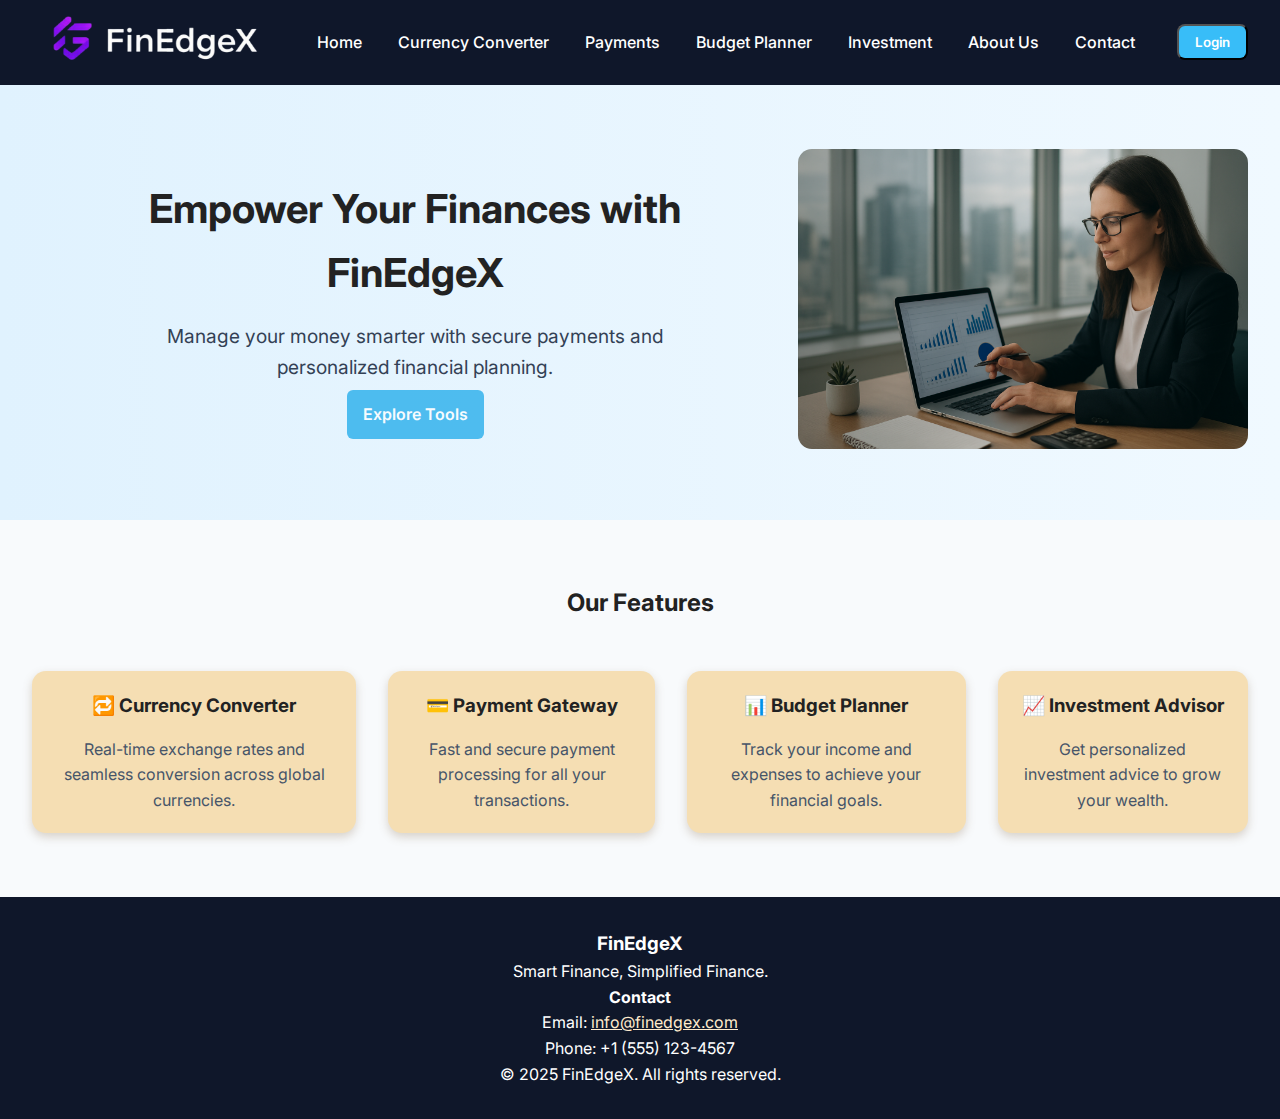
<file: index.html>
<!DOCTYPE html>
<html lang="en">
<head>
    <meta charset="UTF-8">
    <meta name="viewport" content="width=device-width, initial-scale=1.0">
    <title>FinEdgeX - Your Financial Edge</title>
    <link rel="stylesheet" href="style.css">
    <link href="https://fonts.googleapis.com/css2?family=Inter:wght@400;600;700&display=swap" rel="stylesheet">
    <link rel="icon" type="image/jpeg" href="logo.jpeg">
</head>
<body>
    <header class="navbar">
        <div class="logo">
            <img src="logo.png" alt="FinEdgeX">
        </div>
        <nav class="nav-links">
            <a href="index.html">Home</a>
            <a href="converter.html">Currency Converter</a>
            <a href="payment.html">Payments</a>
            <a href="budget.html">Budget Planner</a>
            <a href="investment.html">Investment</a>
            <a href="about.html">About Us</a>
            <a href="contact.html">Contact</a> 
        </nav>
        <button class="btn-login" onclick="window.location.href='login.html'">Login</button>
    </header>
    <section class="hero">
        <div class="hero-content">
            <h1>Empower Your Finances with FinEdgeX</h1>
            <p>Manage your money smarter with secure payments and personalized financial planning.</p>
            <a href="converter.html" class="btn-primary">Explore Tools</a>
        </div>
        <div class="hero-image">
            <img src="hero-page.png" alt="Financial Image">
        </div>
    </section>
    <section class="features">
        <h2>Our Features</h2>
        <div class="feature-cards">
            <div class="feature">
                <h3>🔁 Currency Converter</h3>
                <p>Real-time exchange rates and seamless conversion across global currencies.</p>
            </div>
            <div class="feature">
                <h3>💳 Payment Gateway</h3>
                <p>Fast and secure payment processing for all your transactions.</p>
            </div>
            <div class="feature">
                <h3>📊 Budget Planner</h3>
                <p>Track your income and expenses to achieve your financial goals.</p>
            </div>
            <div class="feature">
                <h3>📈 Investment Advisor</h3>
                <p>Get personalized investment advice to grow your wealth.</p>
            </div>
        </div>
    </section>
    <footer class="footer">
        <div class="footer-content">
         <div>
            <h3>FinEdgeX</h3>
            <p>Smart Finance, Simplified Finance.</p>
         </div>  
         <div>
            <h4>Contact</h4>
            <p >Email:
                <a href="mailto:info@finedgex.com" id="email">info@finedgex.com</a>
            </p>
            <p>Phone: +1 (555) 123-4567</p>
         </div>
         </div>
        <p class="footer-note">© 2025 FinEdgeX. All rights reserved.</p>
    </footer>
</body>
</html>
</file>
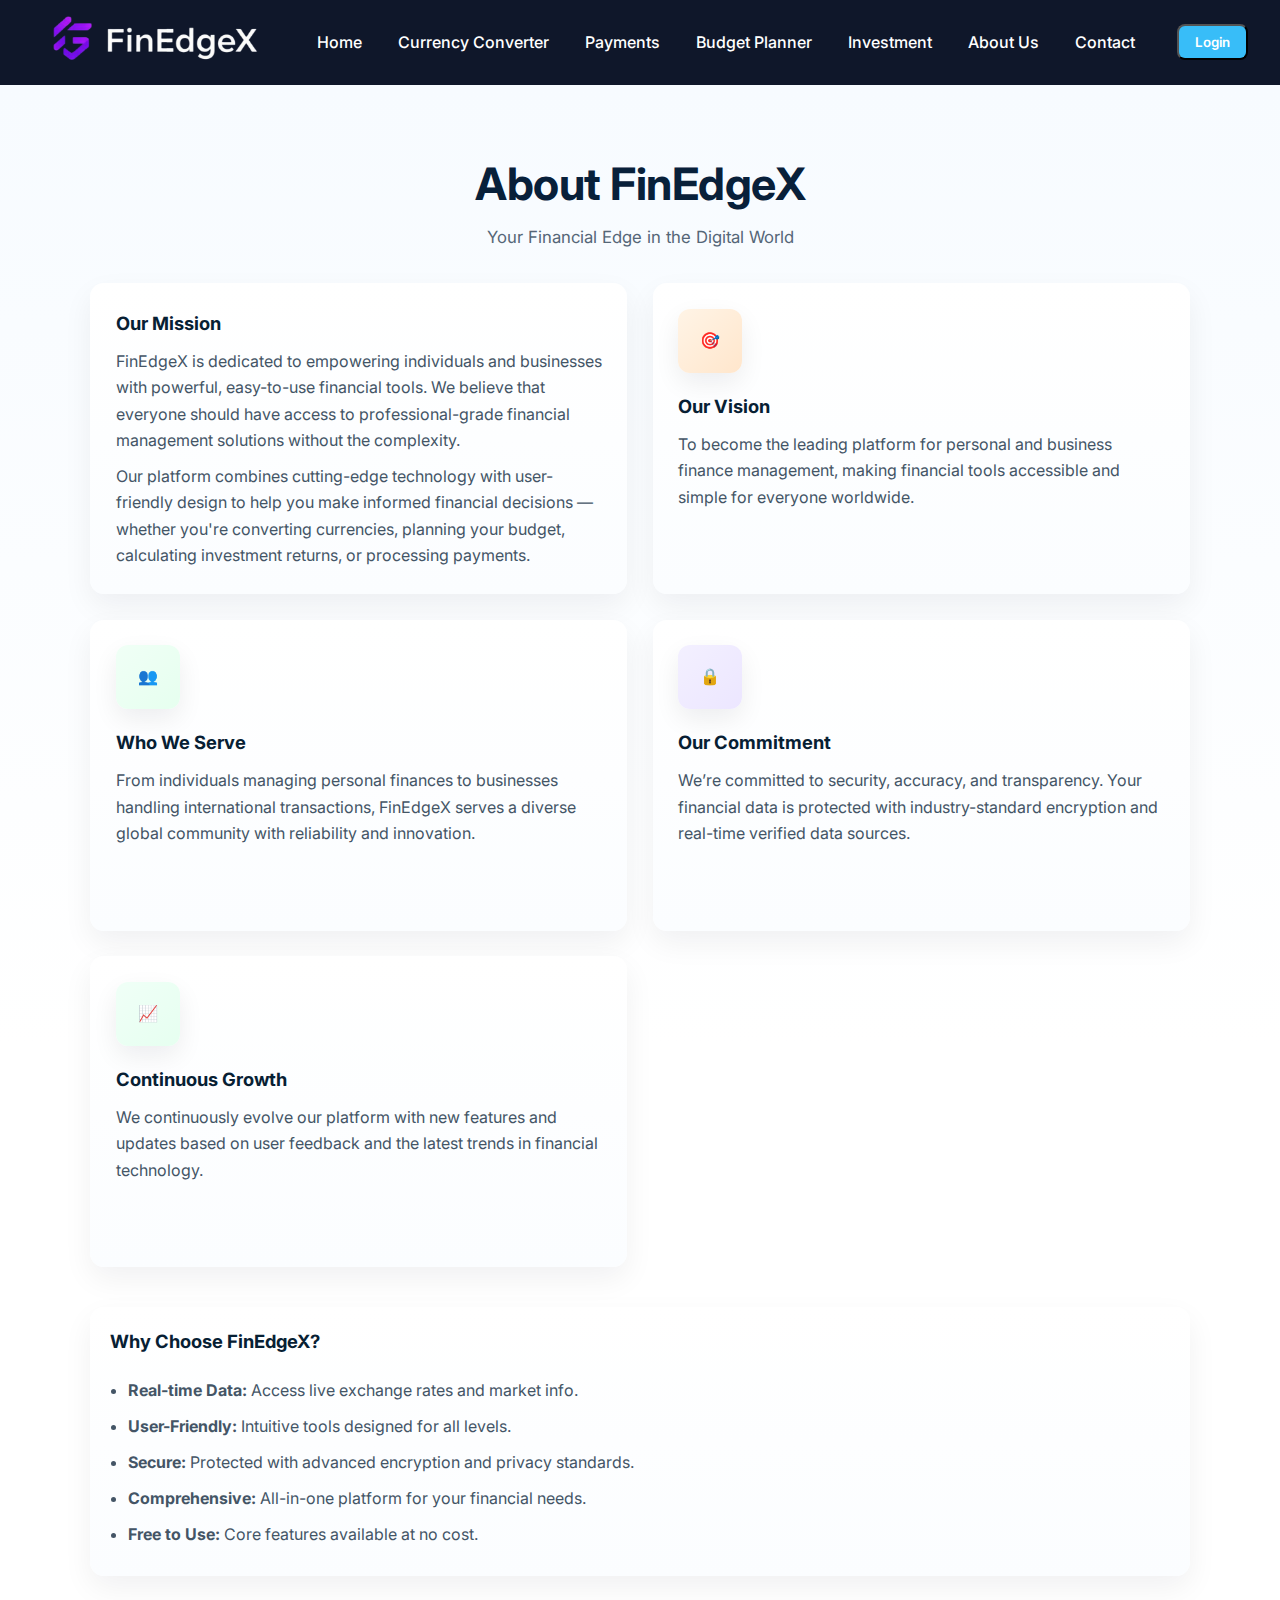
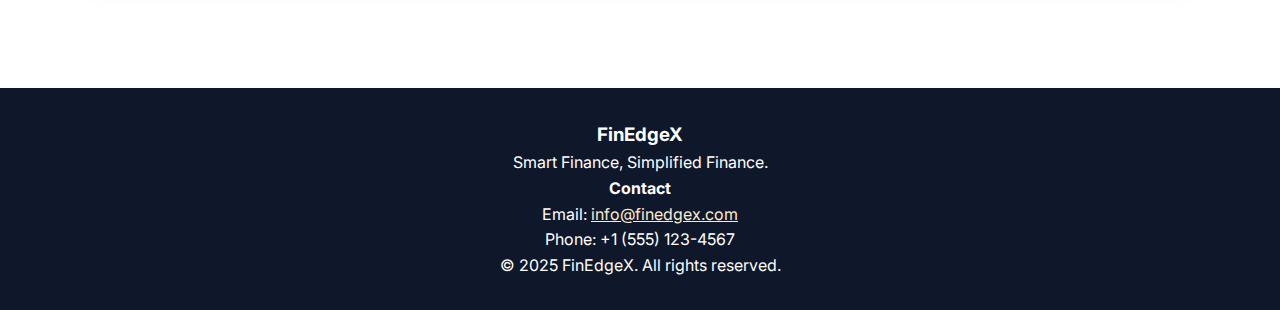
<file: about.html>
<!DOCTYPE html>
<html lang="en">
<head>
    <meta charset="UTF-8">
    <meta name="viewport" content="width=device-width, initial-scale=1.0">
    <title>About FinEdgeX</title>
    <link rel="stylesheet" href="style.css">
    <link href="https://fonts.googleapis.com/css2?family=Inter:wght@400;600;700&display=swap" rel="stylesheet">
    <link rel="icon" type="image/jpeg" href="logo.jpeg">
</head>
<body>
  <header class="navbar">
      <div class="logo">
          <img src="logo.png" alt="FinEdgeX">
      </div>
      <nav class="nav-links">
          <a href="index.html">Home</a>
          <a href="converter.html">Currency Converter</a>
          <a href="payment.html">Payments</a>
          <a href="budget.html">Budget Planner</a>
          <a href="investment.html">Investment</a>
          <a href="about.html">About Us</a>
          <a href="contact.html">Contact</a> 
      </nav>
      <button class="btn-login" onclick="window.location.href='login.html'">Login</button>
  </header>
  <section class="about">
    <h1>About FinEdgeX</h1>
    <p class="subtitle">Your Financial Edge in the Digital World</p>

    <div class="about-grid">
      <div class="about-card">
        <h2>Our Mission</h2>
        <p>
          FinEdgeX is dedicated to empowering individuals and businesses with powerful,
          easy-to-use financial tools. We believe that everyone should have access to
          professional-grade financial management solutions without the complexity.
        </p>
        <p>
          Our platform combines cutting-edge technology with user-friendly design to help
          you make informed financial decisions — whether you're converting currencies,
          planning your budget, calculating investment returns, or processing payments.
        </p>
      </div>

      <div class="about-card">
        <div class="icon">🎯</div>
        <h2>Our Vision</h2>
        <p>
          To become the leading platform for personal and business finance management,
          making financial tools accessible and simple for everyone worldwide.
        </p>
      </div>

      <div class="about-card">
        <div class="icon">👥</div>
        <h2>Who We Serve</h2>
        <p>
          From individuals managing personal finances to businesses handling international
          transactions, FinEdgeX serves a diverse global community with reliability and
          innovation.
        </p>
      </div>

      <div class="about-card">
        <div class="icon">🔒</div>
        <h2>Our Commitment</h2>
        <p>
          We’re committed to security, accuracy, and transparency. Your financial data is
          protected with industry-standard encryption and real-time verified data sources.
        </p>
      </div>

      <div class="about-card">
        <div class="icon">📈</div>
        <h2>Continuous Growth</h2>
        <p>
          We continuously evolve our platform with new features and updates based on user
          feedback and the latest trends in financial technology.
        </p>
      </div>
    </div>

    <div class="why-choose">
      <h2>Why Choose FinEdgeX?</h2>
      <ul>
        <li><strong>Real-time Data:</strong> Access live exchange rates and market info.</li>
        <li><strong>User-Friendly:</strong> Intuitive tools designed for all levels.</li>
        <li><strong>Secure:</strong> Protected with advanced encryption and privacy standards.</li>
        <li><strong>Comprehensive:</strong> All-in-one platform for your financial needs.</li>
        <li><strong>Free to Use:</strong> Core features available at no cost.</li>
      </ul>
    </div>
  </section>
  <footer class="footer">
        <div class="footer-content">
         <div>
            <h3>FinEdgeX</h3>
            <p>Smart Finance, Simplified Finance.</p>
         </div>  
         <div>
            <h4>Contact</h4>
            <p >Email:
                <a href="mailto:info@finedgex.com" id="email">info@finedgex.com</a>
            </p>
            <p>Phone: +1 (555) 123-4567</p>
         </div>
         </div>
        <p class="footer-note">© 2025 FinEdgeX. All rights reserved.</p>
    </footer>
</body>
</html>
</file>
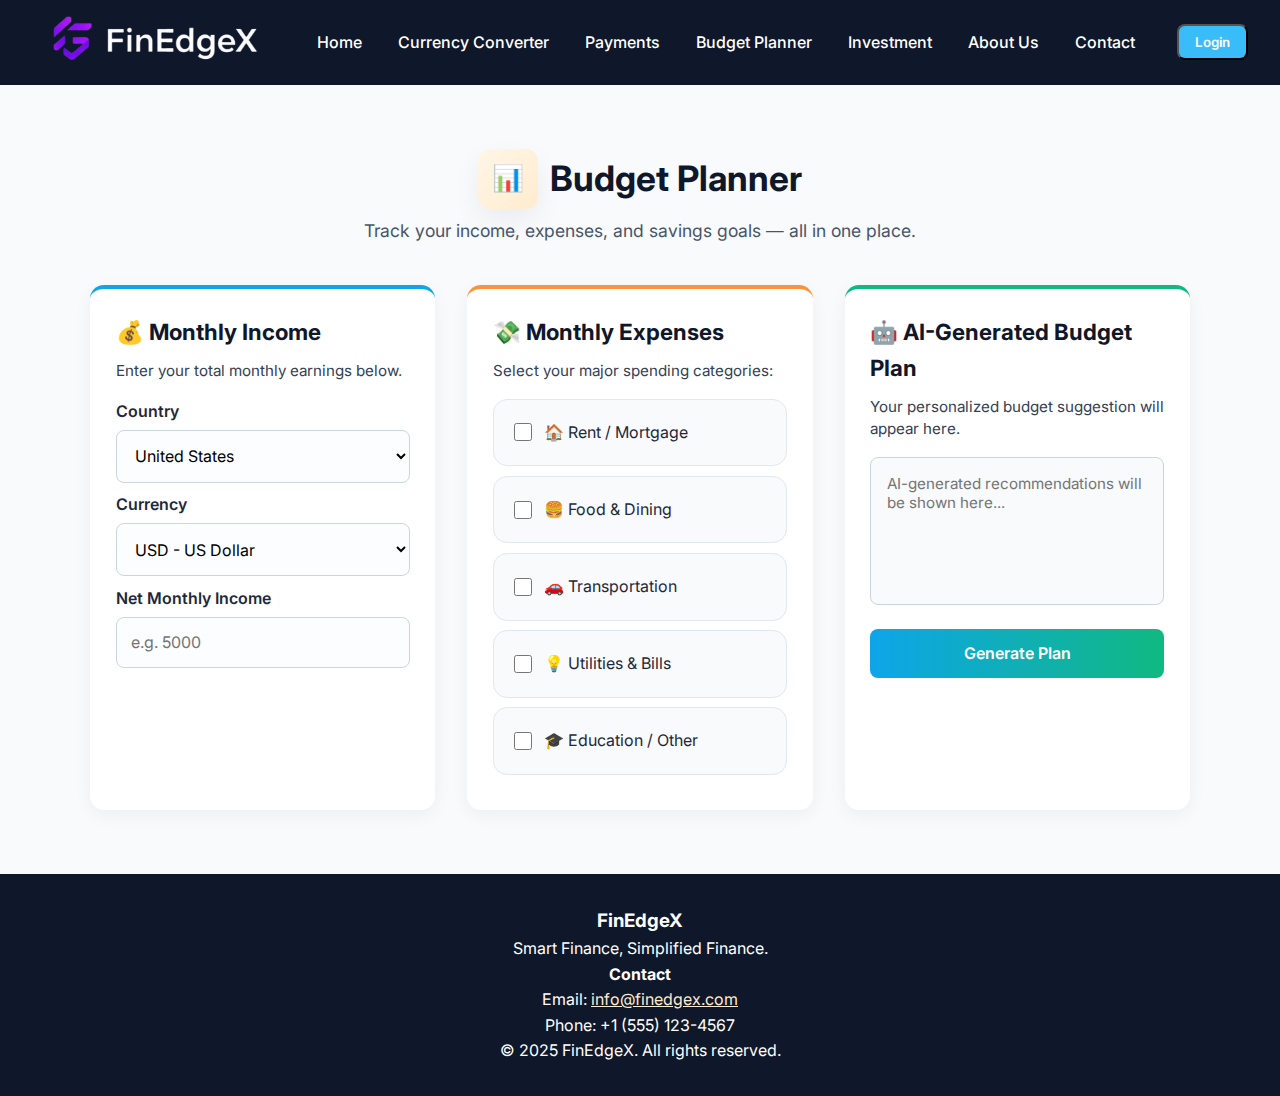
<file: budget.html>
<!DOCTYPE html>
<html lang="en">
<head>
    <meta charset="UTF-8">
    <meta name="viewport" content="width=device-width, initial-scale=1.0">
    <title>Smart Investment</title>
    <link rel="stylesheet" href="style.css">
     <link href="https://fonts.googleapis.com/css2?family=Inter:wght@400;600;700&display=swap" rel="stylesheet">
     <link rel="icon" type="image/jpeg" href="logo.jpeg">
</head>
<body>
    <header class="navbar">
        <div class="logo">
            <img src="logo.png" alt="FinEdgeX">
        </div>
        <nav class="nav-links">
            <a href="index.html">Home</a>
            <a href="converter.html">Currency Converter</a>
            <a href="payment.html">Payments</a>
            <a href="budget.html">Budget Planner</a>
            <a href="investment.html">Investment</a>
            <a href="about.html">About Us</a>
            <a href="contact.html">Contact</a> 
        </nav>
        <button class="btn-login" onclick="window.location.href='login.html'">Login</button>
    </header>    
    <section class="budget">
    <h1><span class="budget-icon" aria-hidden="true">📊</span><span class="budget-title">Budget Planner</span></h1>
    <p id="budget-description">Track your income, expenses, and savings goals — all in one place.</p>

    <div class="budget-container">
  <div class="budget-card income">
    <h2>💰 Monthly Income</h2>
    <p>Enter your total monthly earnings below.</p>

    <label for="country">Country</label>
    <select id="country" name="country">
      <option value="US">United States</option>
      <option value="IN">India</option>
      <option value="GB">United Kingdom</option>
      <option value="CA">Canada</option>
      <option value="AU">Australia</option>
      <option value="DE">Germany</option>
      <option value="FR">France</option>
      <option value="JP">Japan</option>
      <option value="CN">China</option>
      <option value="OTHER">Other</option>
    </select>

    <label for="currency">Currency</label>
    <select id="currency" name="currency">
      <option value="USD">USD - US Dollar</option>
      <option value="EUR">EUR - Euro</option>
      <option value="GBP">GBP - Pound Sterling</option>
      <option value="INR">INR - Indian Rupee</option>
      <option value="JPY">JPY - Japanese Yen</option>
    </select>

    <label for="income">Net Monthly Income</label>
    <input type="number" id="income" placeholder="e.g. 5000">
  </div>

  <div class="budget-card expenses">
    <h2>💸 Monthly Expenses</h2>
    <p>Select your major spending categories:</p>
    <div class="expense-options"> 
      <label class="expense-item"><input type="checkbox" value="Rent / Mortgage"><span class="expense-label">🏠 Rent / Mortgage</span></label>
      <label class="expense-item"><input type="checkbox" value="Food & Dining"><span class="expense-label">🍔 Food & Dining</span></label>
      <label class="expense-item"><input type="checkbox" value="Transportation"><span class="expense-label">🚗 Transportation</span></label>
      <label class="expense-item"><input type="checkbox" value="Utilities & Bills"><span class="expense-label">💡 Utilities & Bills</span></label>
      <label class="expense-item"><input type="checkbox" value="Education / Other"><span class="expense-label">🎓 Education / Other</span></label>

    </div>
  </div>

  <div class="budget-card ai-plan">
    <h2>🤖 AI-Generated Budget Plan</h2>
    <p>Your personalized budget suggestion will appear here.</p>
    <textarea id="aiPlan" rows="6" placeholder="AI-generated recommendations will be shown here..." readonly></textarea>
    <button class="btn-generate">Generate Plan</button>
  </div>
</div>
</section>

    <footer class="footer">
        <div class="footer-content" id="budget-footer">
         <div>
            <h3>FinEdgeX</h3>
            <p>Smart Finance, Simplified Finance.</p>
         </div>  
         <div>
            <h4>Contact</h4>
            <p >Email:
                <a href="mailto:info@finedgex.com" id="email">info@finedgex.com</a>
            </p>
            <p>Phone: +1 (555) 123-4567</p>
         </div>
         </div>
        <p class="footer-note">© 2025 FinEdgeX. All rights reserved.</p>
    </footer>
</body>
</html>
</file>
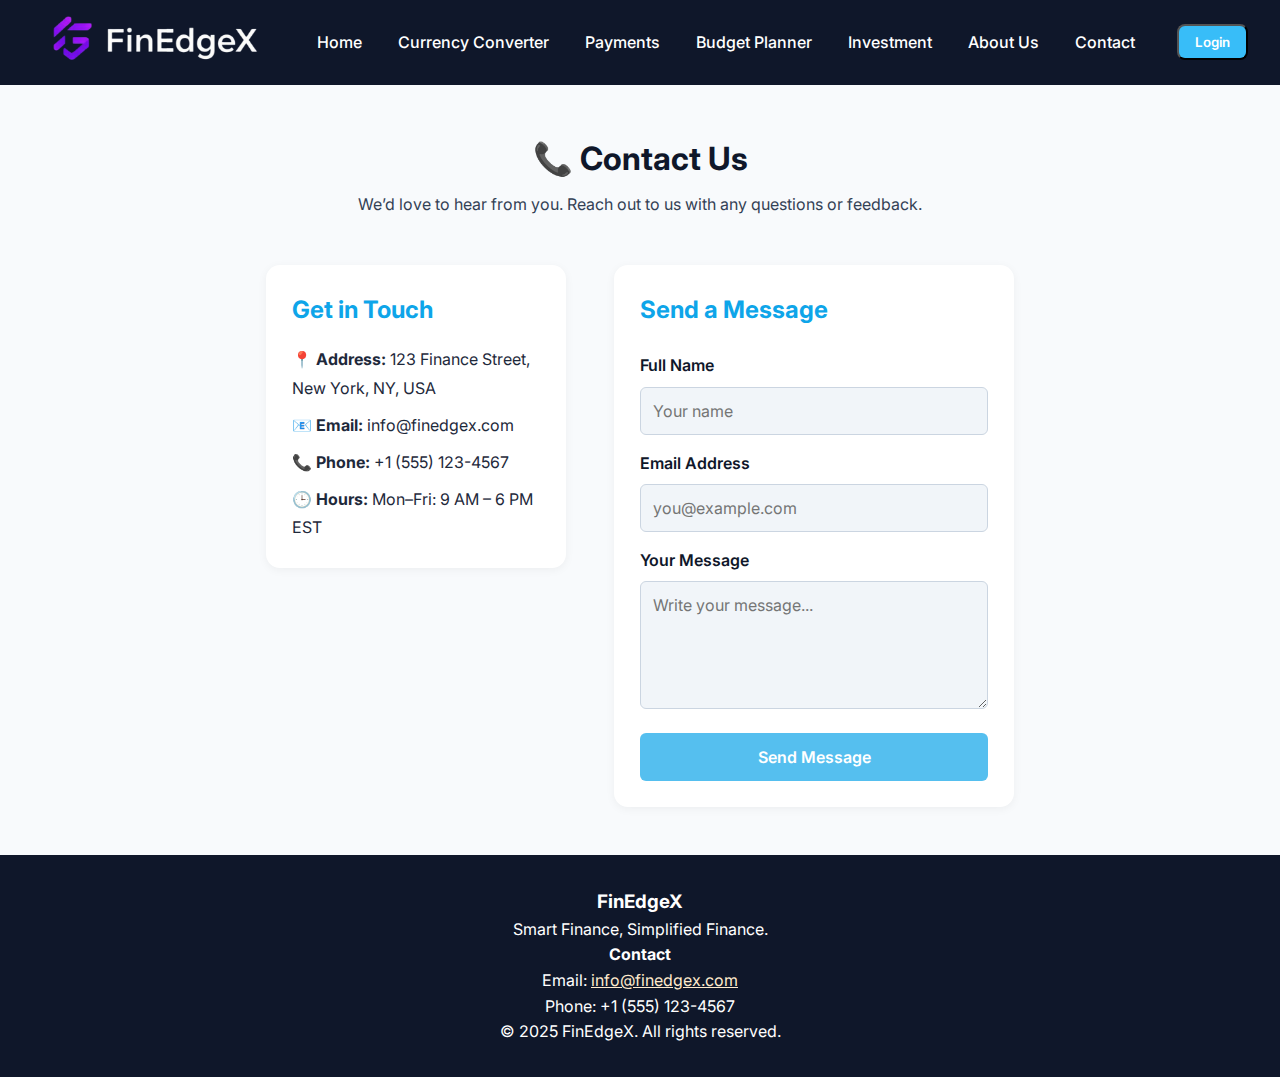
<file: contact.html>
<!DOCTYPE html>
<html lang="en">
<head>
    <meta charset="UTF-8">
    <meta name="viewport" content="width=device-width, initial-scale=1.0">
    <title>Contact Us</title>
    <link rel="stylesheet" href="style.css">
    <link href="https://fonts.googleapis.com/css2?family=Inter:wght@400;600;700&display=swap" rel="stylesheet">
    <link rel="icon" type="image/jpeg" href="logo.jpeg">
</head>
<body>
    <header class="navbar">
        <div class="logo">
            <img src="logo.png" alt="FinEdgeX">
        </div>
        <nav class="nav-links">
            <a href="index.html">Home</a>
            <a href="converter.html">Currency Converter</a>
            <a href="payment.html">Payments</a>
            <a href="budget.html">Budget Planner</a>
            <a href="investment.html">Investment</a>
            <a href="about.html">About Us</a>
            <a href="contact.html">Contact</a> 
        </nav>
        <button class="btn-login" onclick="window.location.href='login.html'">Login</button>
    </header>
      <section class="contact">
    <h1>📞 Contact Us</h1>
    <p>We’d love to hear from you. Reach out to us with any questions or feedback.</p>

    <div class="contact-container">
      <!-- Contact Info -->
      <div class="contact-info">
        <h2>Get in Touch</h2>
        <p><strong>📍 Address:</strong> 123 Finance Street, New York, NY, USA</p>
        <p><strong>📧 Email:</strong> info@finedgex.com</p>
        <p><strong>📞 Phone:</strong> +1 (555) 123-4567</p>
        <p><strong>🕒 Hours:</strong> Mon–Fri: 9 AM – 6 PM EST</p>
      </div>

      <!-- Contact Form -->
      <form class="contact-form">
        <h2>Send a Message</h2>
        <div class="form-group">
          <label for="name">Full Name</label>
          <input type="text" id="name" name="name" placeholder="Your name" required disabled>
        </div>

        <div class="form-group">
          <label for="email">Email Address</label>
          <input type="email" id="email" name="email" placeholder="you@example.com" required disabled>
        </div>

        <div class="form-group">
          <label for="message">Your Message</label>
          <textarea id="message" name="message" rows="5" placeholder="Write your message..." required disabled></textarea>
        </div>

        <button class="btn-primary" type="submit" disabled>Send Message</button>
      </form>
    </div>
  </section>

    <footer class="footer">
        <div class="footer-content">
         <div>
            <h3>FinEdgeX</h3>
            <p>Smart Finance, Simplified Finance.</p>
         </div>  
         <div>
            <h4>Contact</h4>
            <p >Email:
                <a href="mailto:info@finedgex.com" id="email">info@finedgex.com</a>
            </p>
            <p>Phone: +1 (555) 123-4567</p>
         </div>
         </div>
        <p class="footer-note">© 2025 FinEdgeX. All rights reserved.</p>
    </footer>
</body>
</html>
</file>
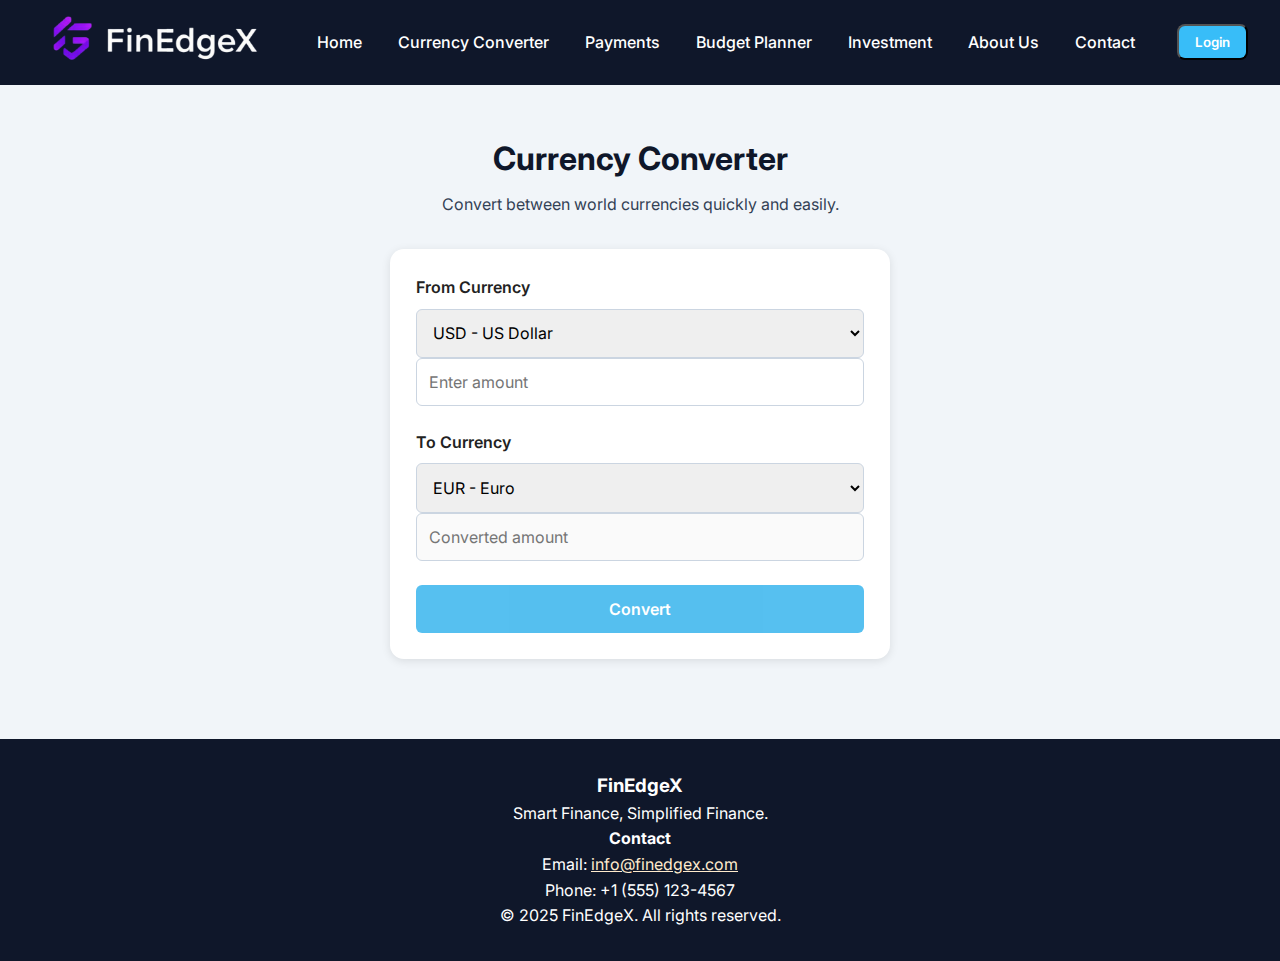
<file: converter.html>
<!DOCTYPE html>
<html lang="en">
<head>
    <meta charset="UTF-8">
    <meta name="viewport" content="width=device-width, initial-scale=1.0">
    <title>FinEdgeX - Currency Converter</title>
    <link rel="stylesheet" href="style.css">
    <link href="https://fonts.googleapis.com/css2?family=Inter:wght@400;600;700&display=swap" rel="stylesheet">
    <link rel="icon" type="image/jpeg" href="logo.jpeg">
</head>
<body>
     <header class="navbar">
        <div class="logo">
            <img src="logo.png" alt="FinEdgeX">
        </div>
        <nav class="nav-links">
            <a href="index.html">Home</a>
            <a href="converter.html">Currency Converter</a>
            <a href="payment.html">Payments</a>
            <a href="budget.html">Budget Planner</a>
            <a href="investment.html">Investment</a>
            <a href="about.html">About Us</a>
            <a href="contact.html">Contact</a> 
        </nav>
        <button class="btn-login" onclick="window.location.href='login.html'">Login</button>
    </header>
    <section class="converter">
        <h1>Currency Converter</h1>
        <p>Convert between world currencies quickly and easily.</p>
        <div class="converter-box">
            <div class="input-group">
                <label for="fromCurrency">From Currency</label>
                <select id="fromCurrency">
                <option>USD - US Dollar</option>
                <option>EUR - Euro</option>
                <option>GBP - British Pound</option>
                <option>INR - Indian Rupee</option>
                <option>JPY - Japanese Yen</option>
                <option>AUD - Australian Dollar</option>
                </select>
                <input type="number" placeholder="Enter amount">
            </div>

            <div class="input-group">
                <label for="toCurrency">To Currency</label>
                <select id="toCurrency">
                <option>EUR - Euro</option>
                <option>USD - US Dollar</option>
                <option>GBP - British Pound</option>
                <option>INR - Indian Rupee</option>
                <option>JPY - Japanese Yen</option>
                <option>AUD - Australian Dollar</option>
                </select>
                <input type="number" placeholder="Converted amount" disabled>
            </div>
            <button class="btn-primary">Convert</button>
        </div>
    </section>
    <footer class="footer">
        <div class="footer-content">
         <div>
            <h3>FinEdgeX</h3>
            <p>Smart Finance, Simplified Finance.</p>
         </div>  
         <div>
            <h4>Contact</h4>
            <p >Email:
                <a href="mailto:info@finedgex.com" id="email">info@finedgex.com</a>
            </p>
            <p>Phone: +1 (555) 123-4567</p>
         </div>
         </div>
        <p class="footer-note">© 2025 FinEdgeX. All rights reserved.</p>
    </footer>
</body>
</html>
</file>
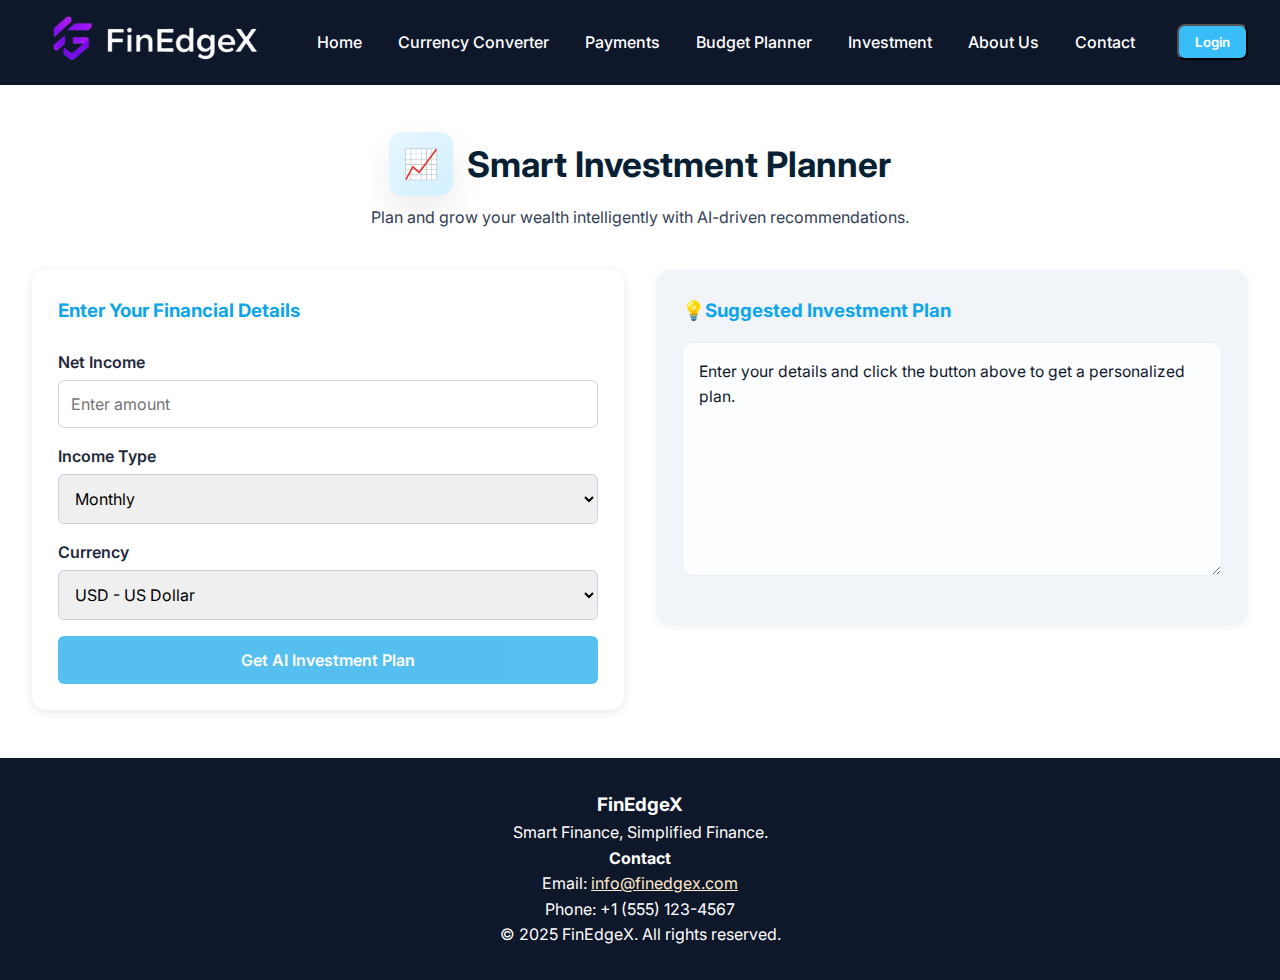
<file: investment.html>
<!DOCTYPE html>
<html lang="en">
<head>
    <meta charset="UTF-8">
    <meta name="viewport" content="width=device-width, initial-scale=1.0">
    <title>Smart Investment</title>
    <link rel="stylesheet" href="style.css">
    <link href="https://fonts.googleapis.com/css2?family=Inter:wght@400;600;700&display=swap" rel="stylesheet">
    <link rel="icon" type="image/jpeg" href="logo.jpeg">
</head>
<body>
     <header class="navbar">
        <div class="logo">
            <img src="logo.png" alt="FinEdgeX">
        </div>
        <nav class="nav-links">
            <a href="index.html">Home</a>
            <a href="converter.html">Currency Converter</a>
            <a href="payment.html">Payments</a>
            <a href="budget.html">Budget Planner</a>
            <a href="investment.html">Investment</a>
            <a href="about.html">About Us</a>
            <a href="contact.html">Contact</a> 
        </nav>
        <button class="btn-login" onclick="window.location.href='login.html'">Login</button>
    </header>
    <section class="investment">
    <h1><span class="section-icon" aria-hidden="true">📈</span><span class="section-title">Smart Investment Planner</span></h1>
    <p>Plan and grow your wealth intelligently with AI-driven recommendations.</p>

    <div class="investment-container">
      <!-- Input Form -->
      <div class="planner-form">
        <h3>Enter Your Financial Details</h3>
        <form id="investmentForm">
          <label>Net Income</label>
          <input type="number" id="income" placeholder="Enter amount" required>

          <label>Income Type</label>
          <select id="incomeType" required>
            <option value="monthly">Monthly</option>
            <option value="quarterly">Quarterly</option>
            <option value="annual">Annual</option>
          </select>

          <label>Currency</label>
          <select id="currency" required>
            <option value="USD">USD - US Dollar</option>
            <option value="EUR">EUR - Euro</option>
            <option value="GBP">GBP - Pound Sterling</option>
            <option value="INR">INR - Indian Rupee</option>
            <option value="JPY">JPY - Japanese Yen</option>
          </select>

          <button type="submit" class="btn-primary">Get AI Investment Plan</button>
        </form>
      </div>
      <div class="ai-results">
        <h3>💡Suggested Investment Plan</h3>
        <textarea id="aiPlan" class="ai-plan-textarea" rows="8" readonly placeholder="AI-generated plan will appear here...">Enter your details and click the button above to get a personalized plan.</textarea>
        
      </div>
    </div>
  </section>
  <footer class="footer">
        <div class="footer-content">
         <div>
            <h3>FinEdgeX</h3>
            <p>Smart Finance, Simplified Finance.</p>
         </div>  
         <div>
            <h4>Contact</h4>
            <p >Email:
                <a href="mailto:info@finedgex.com" id="email">info@finedgex.com</a>
            </p>
            <p>Phone: +1 (555) 123-4567</p>
         </div>
         </div>
        <p class="footer-note">© 2025 FinEdgeX. All rights reserved.</p>
    </footer>
</body>
</html>
</file>
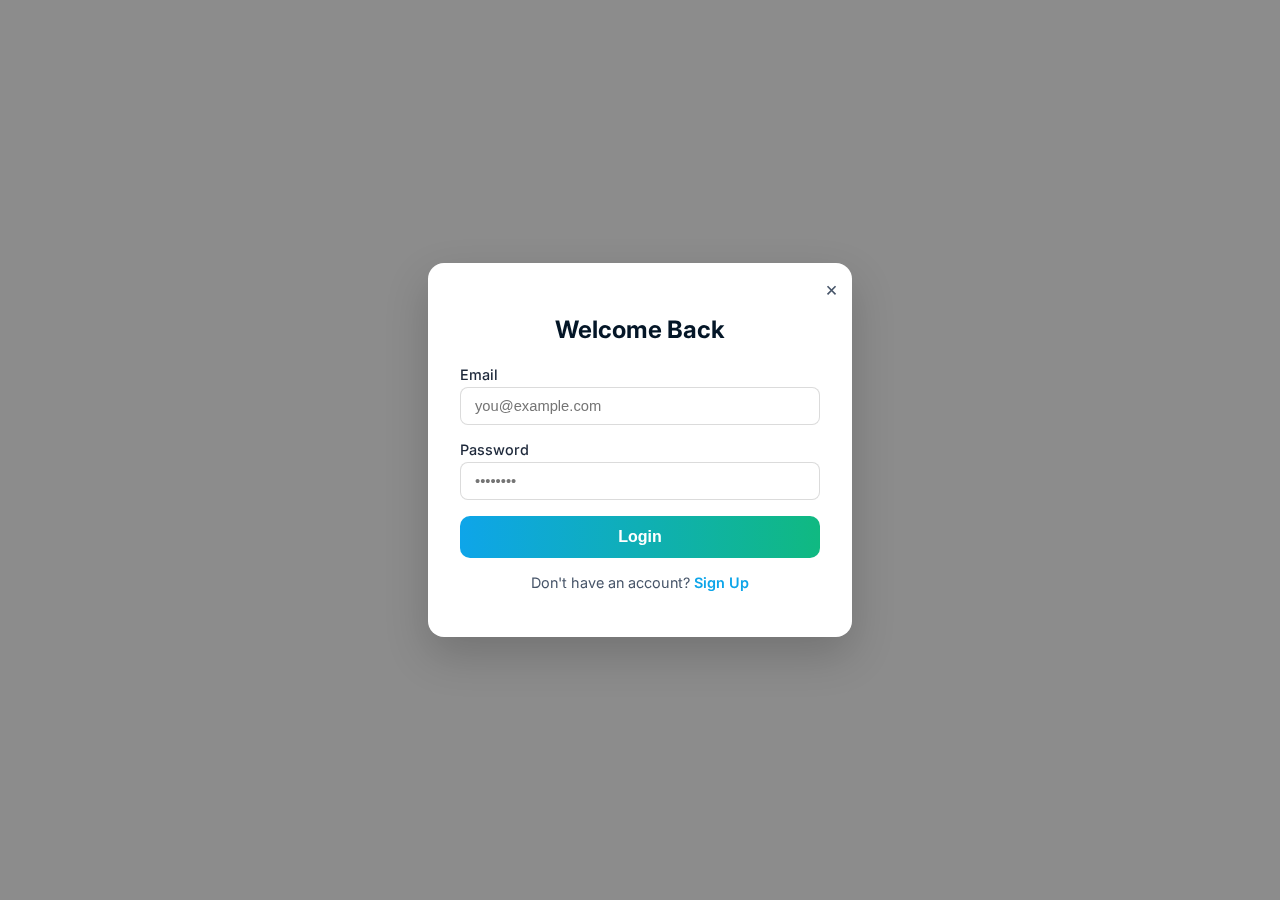
<file: login.html>
<!DOCTYPE html>
<html lang="en">
<head>
  <meta charset="UTF-8" />
  <meta name="viewport" content="width=device-width, initial-scale=1.0" />
  <title>FinEdgeX - Login</title>
  <link href="https://fonts.googleapis.com/css2?family=Inter:wght@400;600;700&display=swap" rel="stylesheet">
  <link rel="icon" type="image/jpeg" href="logo.jpeg">
  <style>
    body {
      margin: 0;
      font-family: "Inter", sans-serif;
      background: rgba(0, 0, 0, 0.45);
      backdrop-filter: blur(6px);
      height: 100vh;
      display: flex;
      align-items: center;
      justify-content: center;
    }
    .login-popup {
      width: 360px;
      background: #ffffff;
      border-radius: 16px;
      box-shadow: 0 18px 44px rgba(0,0,0,0.18);
      padding: 2rem;
      animation: fadeIn 0.35s ease-out;
      position: relative;
    }
    .close-btn {
      position: absolute;
      top: 14px;
      right: 14px;
      font-size: 20px;
      cursor: pointer;
      color: #475569;
      transition: 0.2s;
    }

    .close-btn:hover {
      color: #0ea5e9;
      transform: scale(1.15);
    }

    h2 {
      text-align: center;
      margin-bottom: 1.4rem;
      color: #041627;
      font-weight: 700;
    }

    label {
      font-size: 0.9rem;
      font-weight: 500;
      color: #1e293b;
      margin-bottom: 4px;
      display: block;
    }

    input {
      width: calc(100% - 0px);
      padding: 10px 14px;
      border-radius: 8px;
      border: 1px solid rgba(0,0,0,0.14);
      margin-bottom: 1rem;
      font-size: 0.92rem;
      box-sizing: border-box;
      transition: 0.2s;
    }

    input:focus {
      border-color: #0ea5e9;
      box-shadow: 0 0 6px rgba(14,165,233,0.25);
      outline: none;
    }

    .btn-login {
      width: 100%;
      padding: 12px;
      border-radius: 10px;
      background: linear-gradient(90deg, #0ea5e9, #10b981);
      border: none;
      cursor: pointer;
      font-size: 1rem;
      font-weight: 600;
      color: #ffffff;
      transition: 0.25s;
    }

    .btn-login:hover {
      transform: translateY(-2px);
      box-shadow: 0 12px 32px rgba(14,165,233,0.25);
    }

    .signup-text {
      text-align: center;
      margin-top: 1rem;
      font-size: 0.9rem;
      color: #475569;
    }

    .signup-text a {
      color: #0ea5e9;
      text-decoration: none;
      font-weight: 600;
    }
  </style>
</head>
<body>
  <div class="login-popup">
    <span class="close-btn" onclick="window.location.href='index.html'">×</span>

    <h2>Welcome Back</h2>

    <form>
      <label>Email</label>
      <input type="email" placeholder="you@example.com" required />

      <label>Password</label>
      <input type="password" placeholder="••••••••" required />

      <button class="btn-login" type="submit">Login</button>
    </form>

    <p class="signup-text">Don't have an account? <a href="#">Sign Up</a></p>
  </div>
</body>
</html>
</file>
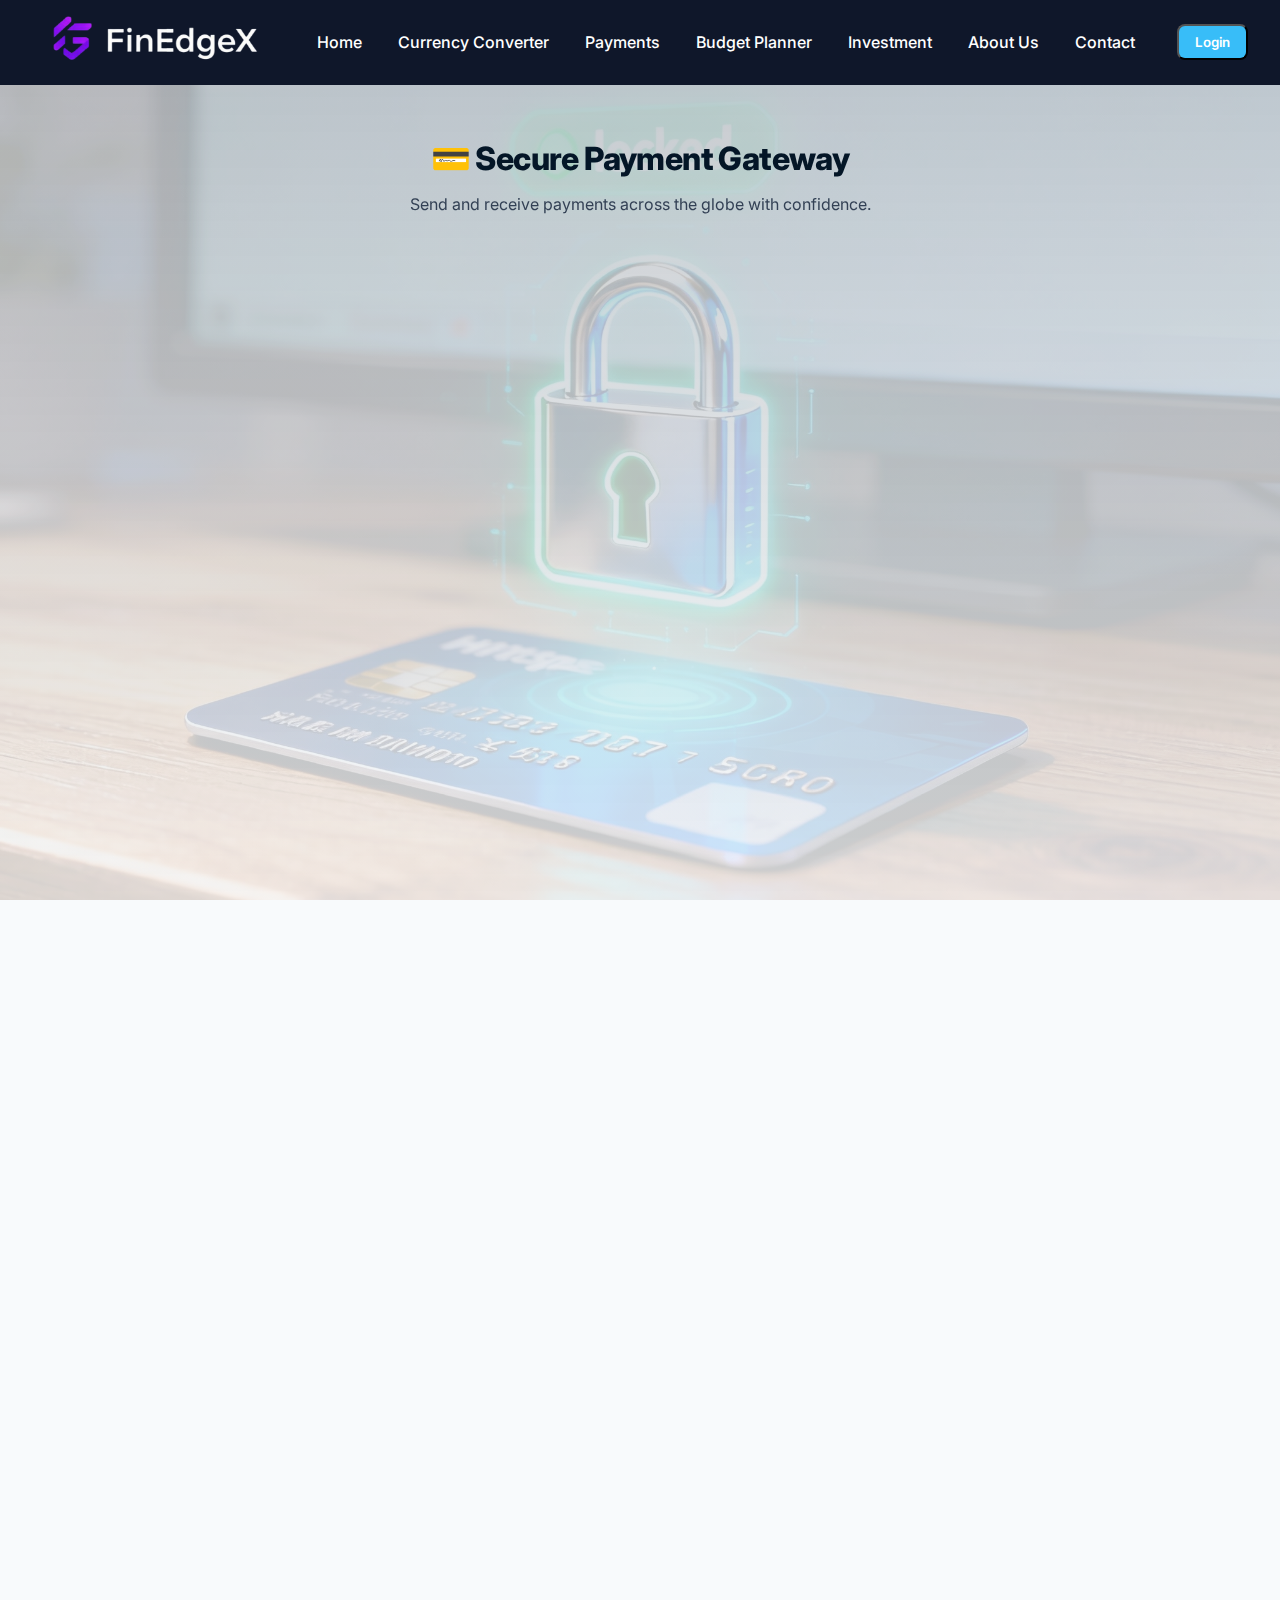
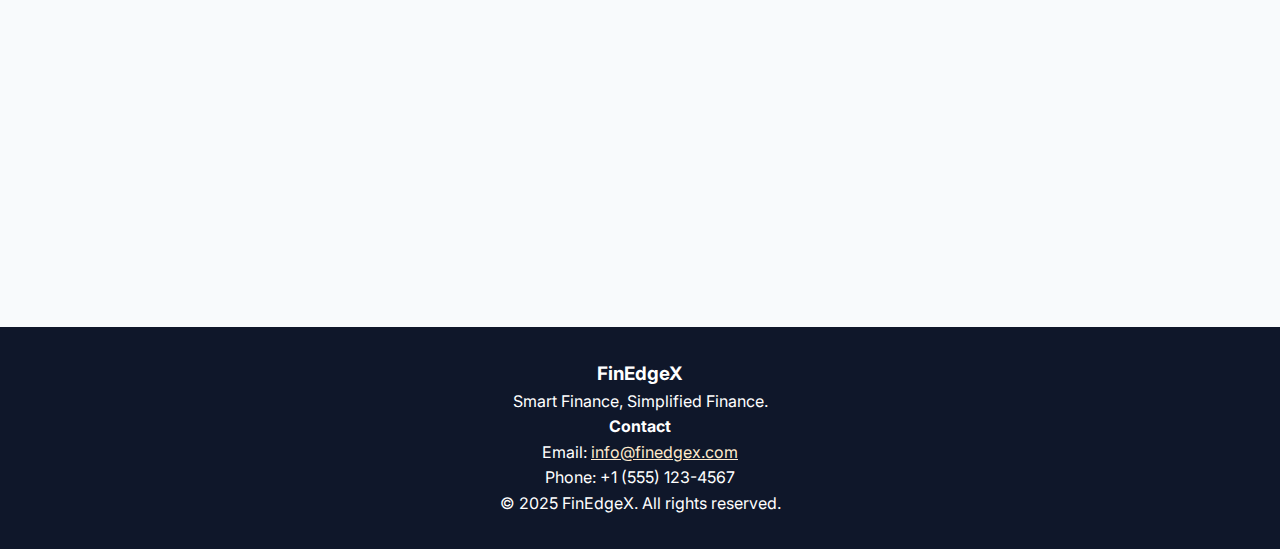
<file: payment.html>
<!DOCTYPE html>
<html lang="en">
<head>
    <meta charset="UTF-8">
    <meta name="viewport" content="width=device-width, initial-scale=1.0">
    <title>FinEdgeX - Payments</title>
    <link rel="stylesheet" href="style.css">
    <link href="https://fonts.googleapis.com/css2?family=Inter:wght@400;600;700&display=swap" rel="stylesheet">
    <link rel="icon" type="image/jpeg" href="logo.jpeg">
</head>
<body>
    <header class="navbar">
        <div class="logo">
            <img src="logo.png" alt="FinEdgeX">
        </div>
        <nav class="nav-links">
            <a href="index.html">Home</a>
            <a href="converter.html">Currency Converter</a>
            <a href="payment.html">Payments</a>
            <a href="budget.html">Budget Planner</a>
            <a href="investment.html">Investment</a>
            <a href="about.html">About Us</a>
            <a href="contact.html">Contact</a> 
        </nav>
        <button class="btn-login" onclick="window.location.href='login.html'">Login</button>
    </header>
    <section class="payments">
        <h1>💳 Secure Payment Gateway</h1>
        <p>Send and receive payments across the globe with confidence.</p>
        <div class="payment-container">
            <div class="payment-info">
                <h2>Why choose FinEdgeX?</h2>
                <p>We offer a seamless and secure payment experience with competitive rates and 24/7 customer support.</p>
                <ul>
                    <li>🔒 End-to-end encryption for all transactions</li>
                    <li>🌍 Multi-currency support</li>
                    <li>⚡ Fast transaction processing</li>
                    <li>💼 Business and personal accounts</li>
                </ul>
                <img src="payment.png" alt="Secure payment illustration" class="payment-image">

            </div>

        <div class="payment-form">
        <h3>Make a Payment</h3>
        <form id="paymentForm">
          <!-- Sender Details -->
          <h4>Sender Details</h4>
          <label>Full Name</label>
          <input type="text" id="senderName" placeholder="Enter Your Name" required>

          <label>Email</label>
          <input type="email" id="senderEmail" placeholder="Enter Your Email" required>

          <label>Phone Number</label>
          <input type="tel" id="senderPhone" placeholder="Enter Your Phone Number" required>

          <!-- Card Details -->
          <h4>Card Information</h4>
          <label>Card Number</label>
          <input type="text" id="cardNumber" placeholder="1234 5678 9012 3456" maxlength="19" required>

          <div class="card-details">
            <div>
              <label>Expiry Date</label>
              <input type="text" id="expiryDate" placeholder="MM/YY" maxlength="5" required>
            </div>
            <div>
              <label>CVV</label>
              <input type="password" id="cvv" placeholder="123" maxlength="4" required>
            </div>
          </div>

          <!-- Receiver Details -->
          <h4>Receiver Details</h4>
          <label>Recipient Name</label>
          <input type="text" id="receiverName" placeholder="Enter Recipient Name" required>
          <label>Receiver Email</label>
          <input type="email" id="receiverEmail" placeholder="Enter Recipient Email" required>
          <label>Receiver Account / Wallet ID</label>
          <input type="text" id="receiverAccount" placeholder="Enter Recipient Account / Wallet ID" required>
          <h4>Payment Information</h4>
          <label>Amount</label>
          <input type="number" id="amount" placeholder="Enter amount" required>

          <label>Currency</label>
          <select id="currency" required>
            <option value="USD">USD</option>
            <option value="EUR">EUR</option>
            <option value="INR">INR</option>
            <option value="GBP">GBP</option>
            <option value="JPY">JPY</option>
          </select>

          <label>Payment Method</label>
          <select id="paymentMethod" required>
            <option>Credit Card</option>
            <option>Debit Card</option>
            <option>PayPal</option>
            <option>Bank Transfer</option>
          </select>

          <button class="btn-primary" type="submit">Proceed to Pay</button>
        </form>

        <!-- Placeholder for payment response -->
        <div id="paymentStatus" class="status-message"></div>
      </div>
    </div>
  </section>
  <footer class="footer">
        <div class="footer-content">
         <div>
            <h3>FinEdgeX</h3>
            <p>Smart Finance, Simplified Finance.</p>
         </div>  
         <div>
            <h4>Contact</h4>
            <p >Email:
                <a href="mailto:info@finedgex.com" id="email">info@finedgex.com</a>
            </p>
            <p>Phone: +1 (555) 123-4567</p>
         </div>
         </div>
        <p class="footer-note">© 2025 FinEdgeX. All rights reserved.</p>
    </footer>
</body>
</html>
</file>
<file: style.css>
* {
    margin: 0;
    padding: 0;
    box-sizing: border-box;
    font-family: Inter, sans-serif;
}
body {
    color: #222;
    background-color: white;
    line-height: 1.6;
}
.navbar {
    display: flex;
    justify-content: space-between;
    align-items: center;
    padding: 1rem 2rem;
    background-color: #0f172a;
    color: white;
    top: 0;
}
.logo img{
    height: 45px;
    width: auto;
}
.nav-links a {
  color: white;
  margin: 0 1rem;
  text-decoration:none;
  font-weight: 500;
}
.nav-links a:hover {
  color: yellowgreen;
}
.btn-login {
  background-color:#38bdf8 ;
  color: white;
  padding: 0.5rem 1rem;
  border-radius: 8px;
  cursor: pointer;
  font-weight: 600;
  transition: all 0.3s ease;
  text-decoration: none;
}

.btn-login:hover {
  background-color: #0284c7;
  color: white;
  transform: translateZ(-20px);
  box-shadow: 0 4px 12px rgba(2, 132, 199, 0.3);
}
.hero {
    display: flex;
    justify-content: space-between;
    align-items: center;
    padding: 4rem 2rem;
    background: linear-gradient(to right, #e0f2fe, #f0f9ff);
}
.hero-content {
    max-width: 50%;
    margin: 0 auto;
    text-align: center;
}
.hero-content h1 {
    font-size: 2.5rem;
    margin-bottom: 1rem;
}
.hero-content p {
    font-size: 1.2rem;
    color: #334155;
    margin-bottom: 20px;
}
.btn-primary {
  background-color: #0ea5e9;
  color: white;
  padding: 0.8rem 1.5rem;
  border-radius: 6px;
  text-decoration: none;
  font-weight: 600;
  margin-top: auto;
}
.hero-image img {
  width: 450px;
  border-radius: 12px;
}
.features {
    padding: 4rem 2rem;
    background-color: #f8fafc;
    text-align: center;
}
.features h2 {
    margin-bottom: 3rem;
}
.feature-cards {
    display: flex;
    grid-template-columns: repeat(auto-fit, minmax(220px, 1fr));
    gap: 2rem;
    margin-top: 2rem;
}
.feature {
    background-color: wheat;
    padding: 1.5rem;
    border-radius: 20px;
    box-shadow: 0 4px 10px rgba(139, 115, 85, 0.3);
    transition: transform 0.3s ease;
}
.feature:hover {
    transform: translateZ(-20px) scale(1.05);
}
.feature h3 {
    margin-bottom: 1rem;
}
.feature p {
    color: #475569;
    font-size: 1rem;
}
.footer {
    background-color: #0f172a;
    color: white;
    text-align: center;
    padding: 2rem;
    margin-top: 0rem;
}
.footer p {
    margin: 0;
}
#email {
    color: blanchedalmond;
}

.converter {
  text-align: center;
  padding: 3rem 2rem;
  background: #f1f5f9;
}

.converter h1 {
  font-size: 2rem;
  color: #0f172a;
}

.converter p {
  margin-top: 0.5rem;
  color: #334155;
}

.converter-box {
  background: white;
  max-width: 500px;
  margin: 2rem auto;
  padding: 2rem;
  border-radius: 10px;
  box-shadow: 0 2px 10px rgba(0,0,0,0.1);
}

.input-group {
  display: flex;
  flex-direction: column;
  margin-bottom: 1.5rem;
}

.input-group label {
  text-align: left;
  font-weight: 600;
  margin-bottom: 0.5rem;
}

.input-group select,
.input-group input {
  padding: 0.8rem;
  border-radius: 6px;
  border: 1px solid #cbd5e1;
  font-size: 1rem;
}

.btn-primary {
  background-color: #0ea5e9;
  color: white;
  padding: 0.8rem 1.5rem;
  border-radius: 6px;
  border: none;
  cursor: pointer;
  font-weight: 600;
}

.btn-primary:hover {
  background-color: #0284c7;
}


.payments {
  padding: 3rem 2rem;
  background: #f8fafc;
  text-align: center;
}

.payments h1 {
  font-size: 2rem;
  color: #0f172a;
}

.payments p {
  margin-top: 0.5rem;
  color: #334155;
}

.payments {
  position: relative;
  overflow: visible;
}

.payments::before {
  content: "";
  position: fixed;
  inset: 0; 
  background-image: url('payment.png');
  background-repeat: no-repeat;
  background-position: center center;
  background-size: cover;
  opacity: 0.18;
  pointer-events: none;
  z-index: 0;
  transform: translateZ(0);
}


.payments::after {
  content: "";
  position: fixed;
  inset: 0;
  background: linear-gradient(180deg, rgba(6, 18, 36, 0.18), rgba(255,255,255,0.02));
  z-index: 1;
  pointer-events: none;
}


.payments > * { position: relative; z-index: 2; }
.navbar { position: relative; z-index: 3; }
.payment-info .payment-image { display: none !important; }
.payments::after {
  content: "";
  position: fixed;
  inset: 0;
  background: linear-gradient(180deg, rgba(6, 18, 36, 0.22), rgba(255,255,255,0.02));
  z-index: 1;
  pointer-events: none;
  mix-blend-mode: normal;
}

.payments h1 {
  font-weight: 800;
  letter-spacing: -0.6px;
  color: #041627;
}

.payment-info, .payment-form {
  background: rgba(255,255,255,0.78);
  border: 1px solid rgba(255,255,255,0.6);
  backdrop-filter: blur(6px);
}

.payment-info, .payment-form {
  transform: translateY(6px);
  opacity: 0;
  animation: paymentsFloatIn 420ms ease-out forwards;
}
@keyframes paymentsFloatIn {
  to { transform: translateY(0); opacity: 1; }
}
.payment-info ul { display: grid; gap: 0.6rem; grid-template-columns: 1fr; }
.payment-info li {
  display: flex;
  align-items: flex-start;
  gap: 0.65rem;
  padding: 0.45rem 0;
}
.payment-info li::before {
  content: ""; 
  width: 10px;
  height: 10px;
  margin-top: 6px;
  background: linear-gradient(135deg, #0ea5e9, #10b981);
  border-radius: 50%;
  display: inline-block;
}
.payment-form h4 {
  background: linear-gradient(90deg, rgba(14,165,233,0.06), rgba(16,185,129,0.03));
  display: inline-block;
  padding: 6px 10px;
  border-radius: 8px;
  font-size: 0.95rem;
  color: #084757;
  margin-bottom: 0.6rem;
}

.payment-form label { color: #0f172a; opacity: 0.85; }
.payment-form input, .payment-form select { border-color: rgba(6, 24, 43, 0.06); }

.payment-form .btn-primary {
  box-shadow: 0 18px 44px rgba(14,165,233,0.12), 0 4px 12px rgba(16,185,129,0.06);
}

@media (max-width: 700px) {
  .payments::before { opacity: 0.12; background-position: center top; background-size: cover; }
  .payments::after { background: linear-gradient(180deg, rgba(6,18,36,0.28), rgba(255,255,255,0.06)); }
}


.payment-container {
  display: flex;
  justify-content: space-between;
  align-items: flex-start;
  flex-wrap: wrap;
  gap: 2rem;
  margin-top: 2.5rem;
}

.payments .why-choose {
  width: 92%;
  max-width: 1100px;
  margin: 0 auto 1.75rem auto; 
  box-sizing: border-box;
}

.payments .payment-container {
  width: 92%;
  max-width: 1100px;
  margin: 0 auto 2.5rem auto;
  box-sizing: border-box;
  display: flex;
  justify-content: space-between;
  align-items: flex-start;
  gap: 2rem;
}


@media (max-width: 980px) {
  .payments .payment-container {
    flex-direction: column;
    align-items: stretch;
  }
  .payments .payment-form,
  .payments .payment-info {
    width: 100%;
  }
}

.payments .why-choose { position: relative; z-index: 2; }
payment-form h4 {
  margin-top: 1.8rem;
  margin-bottom: 0.8rem;
  font-size: 1rem;
  font-weight: 600;
  color: #0f172a;
  padding: 8px 14px;
  background: rgba(14,165,233,0.08);
  border-radius: 8px;
  display: inline-block;
}

.payment-form label {
  display: block;
  font-size: 0.95rem;
  margin-bottom: 0.35rem;
  font-weight: 500;
  color: #1e293b;
}

.payment-form input,
.payment-form select {
  width: 100%;
  padding: 10px 14px;
  font-size: 0.95rem;
  margin-bottom: 1rem;
  border: 1px solid rgba(0,0,0,0.12);
  border-radius: 8px;
  background: #ffffff;
  transition: border 0.2s, box-shadow 0.2s;
}

.payment-form input:focus,
.payment-form select:focus {
  border-color: #0ea5e9;
  box-shadow: 0 0 6px rgba(14,165,233,0.25);
  outline: none;
}

.card-details {
  display: flex;
  gap: 1rem;
}

.card-details div {
  flex: 1;
}
.payment-form .btn-primary {
  width: 100%;
  padding: 12px;
  font-size: 1rem;
  border-radius: 10px;
  background: linear-gradient(90deg, #0ea5e9, #10b981);
  color: white;
  border: none;
  cursor: pointer;
  font-weight: 600;
  transition: transform 0.2s, box-shadow 0.2s;
}

.payment-form .btn-primary:hover {
  transform: translateY(-2px);
  box-shadow: 0 12px 32px rgba(14,165,233,0.25);
}
.status-message {
  margin-top: 1rem;
  font-size: 0.95rem;
  font-weight: 600;
  text-align: center;
  padding: 12px;
  display: none;
  border-radius: 8px;
}

.status-success {
  background: rgba(16,185,129,0.12);
  color: #059669;
}

.status-error {
  background: rgba(239,68,68,0.12);
  color: #dc2626;
}
@media (max-width: 480px) {
  .card-details {
    flex-direction: column;
  }

  .payment-form {
    padding: 1.5rem;
  }
}
.investment {
  padding: 3rem 2rem;
  text-align: center;
}

.investment h1 {
  font-size: 2rem;
  color: #0f172a;
}

.investment p {
  margin-top: 0.5rem;
  color: #334155;
}

.investment h1 {
  display: flex;
  align-items: center;
  justify-content: center;
  gap: 0.9rem;
  font-size: 2.2rem;
}
.investment .section-icon {
  display: inline-flex;
  align-items: center;
  justify-content: center;
  width: 64px;
  height: 64px;
  border-radius: 14px;
  background: linear-gradient(135deg, #e6f6ff, #d3f0ff);
  box-shadow: 0 14px 32px rgba(2,6,23,0.08);
  font-size: 1.8rem;
  transform: translateY(-1px);
}
.investment .section-title {
  font-weight: 700;
  color: #072033;
}
@media (max-width: 480px) {
  .investment h1 { font-size: 1.4rem; gap: 0.6rem; }
  .investment .section-icon { width: 48px; height: 48px; font-size: 1.3rem; border-radius: 10px; }
}

.investment-container {
  display: flex;
  justify-content: space-between;
  align-items: flex-start;
  flex-wrap: wrap;
  gap: 2rem;
  margin-top: 2.5rem;
}
.planner-form {
  flex: 1;
  min-width: 300px;
  background: #ffffff;
  padding: 2rem;
  border-radius: 10px;
  box-shadow: 0 2px 10px rgba(0,0,0,0.1);
  text-align: left;
}

.planner-form h3 {
  margin-bottom: 1.5rem;
  color: #0ea5e9;
}

.planner-form label {
  display: block;
  margin-bottom: 0.3rem;
  font-weight: 600;
  color: #1e293b;
}

.planner-form input,
.planner-form select {
  width: 100%;
  padding: 0.8rem;
  margin-bottom: 1rem;
  border-radius: 6px;
  border: 1px solid #cbd5e1;
  font-size: 1rem;
}

.planner-form input:focus,
.planner-form select:focus {
  border-color: #0ea5e9;
  outline: none;
}

.btn-primary {
  width: 100%;
  padding: 0.9rem;
  background: #0ea5e9;
  color: #fff;
  border: none;
  border-radius: 8px;
  font-size: 1rem;
  font-weight: 600;
  cursor: pointer;
  transition: background 0.3s;
}

.btn-primary:hover {
  background: #0284c7;
}

.ai-results {
  flex: 1;
  min-width: 320px;
  background: #f1f5f9;
  padding: 2rem;
  border-radius: 10px;
  text-align: left;
  box-shadow: 0 2px 10px rgba(0,0,0,0.05);
}

.ai-results h3 {
  color: #0ea5e9;
  margin-bottom: 1rem;
}

#aiOutput {
  color: #1e293b;
  line-height: 1.7;
}

.budget {
  background: #f8fafc;
  padding: 4rem 2rem;
  text-align: center;
  font-family: 'Inter', sans-serif;
}

.budget h1 {
  font-size: 2.2rem;
  color: #0f172a;
  margin-bottom: 0.5rem;
}

#budget-description {
  color: #475569;
  font-size: 1.1rem;
  margin-bottom: 2.5rem;
}

.budget-container {
  display: flex;
  justify-content: center;
  align-items: stretch;
  flex-wrap: wrap;
  gap: 2rem;
  max-width: 1100px;
  margin: 0 auto;
}

.budget-card {
  background: #ffffff;
  border-radius: 16px;
  box-shadow: 0 5px 18px rgba(0, 0, 0, 0.05);
  padding: 2rem;
  text-align: left;
  flex: 1 1 320px;
  transition: transform 0.3s ease, box-shadow 0.3s ease;
  border-top: 4px solid transparent;
}

.budget-card:hover {
  transform: translateY(-6px);
  box-shadow: 0 10px 24px rgba(0, 0, 0, 0.08);
}

.income {
  border-top-color: #0ea5e9;
}

.expenses {
  border-top-color: #fb923c;
}

.ai-plan {
  border-top-color: #10b981;
}

.budget-card h2 {
  color: #0f172a;
  font-size: 1.4rem;
  margin-bottom: 0.6rem;
}

.budget-card p {
  color: #334155;
  margin-bottom: 1rem;
  font-size: 0.95rem;
  line-height: 1.5;
}

.budget-card input[type="number"] {
  width: 100%;
  padding: 0.9rem;
  border-radius: 8px;
  border: 1px solid #cbd5e1;
  font-size: 1rem;
  transition: border-color 0.3s;
}

.budget-card input[type="number"]:focus {
  border-color: #0ea5e9;
  outline: none;
}

.expense-options {
  display: flex;
  flex-direction: column;
}

.expense-options label {
  display: flex;
  align-items: center;
  font-size: 1rem;
  color: #1e293b;
  background: #f8fafc;
  padding: 0.6rem 0.9rem;
  border-radius: 8px;
  border: 1px solid #e2e8f0;
  transition: background 0.3s ease, transform 0.2s ease;
}

.expense-options label:hover {
  background: #e2e8f0;
  transform: translateY(-1px);
}

.expense-options input[type="checkbox"] {
  width: 18px;
  height: 18px;
  accent-color: #0ea5e9;
}


.ai-plan textarea {
  width: 100%;
  padding: 1rem;
  border-radius: 8px;
  border: 1px solid #cbd5e1;
  background: #f8fafc;
  font-size: 0.95rem;
  color: #1e293b;
  resize: none;
  margin-bottom: 1rem;
  font-family: 'Inter', sans-serif;
  transition: border-color 0.3s;
}

.ai-plan textarea:focus {
  border-color: #10b981;
  outline: none;
}

.ai-plan-textarea {
  width: 100%;
  padding: 1rem;
  border-radius: 10px;
  border: 1px solid #e6eef8;
  background: #fbfdff;
  color: #0f172a;
  font-family: 'Inter', sans-serif;
  font-size: 0.98rem;
  line-height: 1.6;
  resize: vertical;
  min-height: 160px;
  box-shadow: inset 0 1px 0 rgba(255,255,255,0.6);
  margin-bottom: 1rem;
}

.ai-plan-textarea[readonly] {
  opacity: 1; 
}

.btn-generate {
  display: inline-block;
  width: 100%;
  padding: 0.9rem;
  background: linear-gradient(90deg, #0ea5e9, #10b981);
  border: none;
  color: white;
  font-weight: 600;
  font-size: 1rem;
  border-radius: 8px;
  cursor: pointer;
  transition: transform 0.3s ease, opacity 0.3s ease;
}

.btn-generate:hover {
  transform: scale(1.03);
  opacity: 0.9;
}

.about{
  padding: 4rem 1rem;
  background: linear-gradient(180deg, #f7fbff 0%, #ffffff 60%);
}
.about h1{
  font-size: 2.8rem;
  letter-spacing: -0.5px;
  color: #08203a;
  margin-bottom: 0.25rem;
  text-align: center;
}
.subtitle{
  font-size: 1.05rem;
  color: #556677;
  margin-bottom: 2rem;
  text-align: center;
  margin-left: auto;
  margin-right: auto;
}

.about-grid {
  width: 92%;
  max-width: 1100px;
  margin: 0 auto 2.5rem auto;
  display: grid;
  grid-template-columns: repeat(2, 1fr);
  gap: 1.6rem;
  align-items: start;
}
.about-grid {
  grid-auto-rows: 1fr;
  align-items: stretch;
}

.about-card {
  display: flex;
  flex-direction: column;
}

.about-card .icon,
.about-card h2 {
  flex: 0 0 auto;
}
.about-card p {
  flex: 1 1 auto;
  margin-bottom: 0.6rem;
}

.about-card {
  background: linear-gradient(180deg, #ffffff 0%, #fbfdff 100%);
  border-radius: 14px;
  padding: 1.6rem 1.75rem;
  box-shadow: 0 12px 30px rgba(6, 22, 37, 0.06);
  transition: transform 0.22s ease, box-shadow 0.22s ease;
  display: flex;
  flex-direction: column;
  gap: 0.6rem;
}
.about-card:hover{
  transform: translateY(-6px);
  box-shadow: 0 22px 46px rgba(6, 22, 37, 0.10);
}
.about-card h2{
  font-size: 1.15rem;
  color: #072033;
  margin: 0;
}
.about-card p{
  color: #445566;
  line-height: 1.65;
  margin: 0;
}
.icon{
  width: 64px;
  height: 64px;
  display: inline-flex;
  align-items: center;
  justify-content: center;
  border-radius: 12px; 
  color: #072033;
  box-shadow: 0 10px 26px rgba(2, 6, 23, 0.07);
  transition: transform 0.22s ease, box-shadow 0.22s ease, background 0.22s ease;
  margin-bottom: 0.6rem;
}

.about-card:hover .icon {
  transform: translateY(-6px) scale(1.04);
  box-shadow: 0 20px 46px rgba(2, 6, 23, 0.12);
}
.about-card .icon img {
  width: 56px;
  height: 56px;
  object-fit: cover;
  border-radius: 10px;
  display: block;
}
.about-grid .about-card:nth-child(1) .icon {
  background: linear-gradient(135deg, #e6f6ff 0%, #d3f0ff 100%);
  color: #05304a;
}
.about-grid .about-card:nth-child(2) .icon {
  background: linear-gradient(135deg, #fff4e6 0%, #ffe6cc 100%);
  color: #5a2e00;
}
.about-grid .about-card:nth-child(3) .icon {
  background: linear-gradient(135deg, #f0fff6 0%, #e6ffef 100%);
  color: #05402a;
}
.about-grid .about-card:nth-child(4) .icon {
  background: linear-gradient(135deg, #f3f0ff 0%, #ece6ff 100%);
  color: #24104f;
}
.about-grid .about-card:nth-child(5) .icon {
  background: linear-gradient(135deg, #f0fff7 0%, #e6fff0 100%);
  color: #053826;
}

.about-card .icon { font-weight: 700; }

.why-choose {

  display: flex;
  flex-direction: column;
  gap: 0.6rem;
  align-items: flex-start;
  background: linear-gradient(180deg, #ffffff 0%, #fbfdff 100%);
  border-radius: 14px;
  padding: 1.6rem 1.75rem;
  box-shadow: 0 12px 30px rgba(6, 22, 37, 0.06);
  transition: transform 0.22s ease, box-shadow 0.22s ease;
  width: 92%;
  max-width: 1100px;
  margin: 0 auto 3rem auto;
}

.why-choose h2 {
  font-size: 1.15rem;
  color: #072033;
  margin: 0 0 0.25rem 0;
}

.why-choose ul {
  padding-left: 1.15rem;
  margin: 0.4rem 0 0 0;
}

.why-choose li {
  margin-bottom: 0.6rem;
  color: #445566;
  line-height: 1.65;
}

.why-choose:hover {
  transform: translateY(-6px);
  box-shadow: 0 22px 46px rgba(6, 22, 37, 0.10);
}

@media (max-width: 980px) {
  .why-choose { padding: 1.25rem; border-radius: 12px; }
}
.contact {
  padding: 3rem 2rem;
  background: #f8fafc;
  text-align: center;
}

.contact h1 {
  font-size: 2rem;
  color: #0f172a;
}

.contact p {
  color: #334155;
  margin-top: 0.5rem;
}

.contact-container {
  display: flex;
  justify-content: center;
  align-items: flex-start;
  gap: 3rem;
  margin-top: 3rem;
  flex-wrap: wrap;
}

.contact-info {
  background: white;
  padding: 2rem;
  border-radius: 10px;
  box-shadow: 0 2px 10px rgba(0,0,0,0.05);
  width: 300px;
  text-align: left;
}

.contact-info h2 {
  color: #0ea5e9;
  margin-bottom: 1rem;
}

.contact-info p {
  color: #1e293b;
  line-height: 1.8;
}

.contact-form {
  background: white;
  padding: 2rem;
  border-radius: 10px;
  box-shadow: 0 2px 10px rgba(0,0,0,0.05);
  width: 400px;
  text-align: left;
}

.contact-form h2 {
  color: #0ea5e9;
  margin-bottom: 1.5rem;
}

.form-group {
  margin-bottom: 1rem;
}

.form-group label {
  display: block;
  font-weight: 600;
  color: #0f172a;
  margin-bottom: 0.5rem;
}

.form-group input,
.form-group textarea {
  width: 100%;
  padding: 0.8rem;
  border-radius: 6px;
  border: 1px solid #cbd5e1;
  font-size: 1rem;
  background: #f1f5f9;
}

.btn-primary {
  background: #0ea5e9;
  color: white;
  padding: 0.8rem 1.5rem;
  border: none;
  border-radius: 6px;
  font-weight: 600;
  cursor: not-allowed;
  opacity: 0.7;
}

.budget-card.income label {
  display: block;
  font-weight: 600;
  color: #1e293b;
  margin: 0.6rem 0 0.35rem;
}

.budget-card.income select,
.budget-card.income input[type="number"] {
  width: 100%;
  padding: 0.9rem;
  border-radius: 8px;
  border: 1px solid #cbd5e1;
  background: #fbfdff;
  font-size: 1rem;
  transition: border-color 0.3s, box-shadow 0.18s ease;
}

.budget-card.income select:focus,
.budget-card.income input[type="number"]:focus {
  border-color: #0ea5e9;
  box-shadow: 0 8px 26px rgba(14,165,233,0.08);
  outline: none;
}

@media (max-width: 480px) {
  .budget-card.income select,
  .budget-card.income input[type="number"] {
    padding: 0.75rem;
  }
}

.budget h1 {
  display: flex;
  align-items: center;
  justify-content: center;
  gap: 0.8rem;
}
.budget .budget-icon {
  width: 60px;
  height: 60px;
  display: inline-flex;
  align-items: center;
  justify-content: center;
  border-radius: 12px;
  background: linear-gradient(135deg, #fff6e6, #ffeccf);
  box-shadow: 0 12px 28px rgba(15, 23, 42, 0.06);
  font-size: 1.6rem;
  color: #4b2b00;
}
.budget .budget-title { font-weight: 700; color: #0f172a; }
@media (max-width: 480px){
  .budget h1{ gap: 0.5rem; }
  .budget .budget-icon { width: 48px; height: 48px; font-size: 1.25rem; border-radius: 10px; }
}

.expense-options {
  display: flex;
  flex-direction: column;
}

.expense-options label {
  display: flex;
  align-items: center;
  font-size: 1rem;
  color: #1e293b;
  background: #f8fafc;
  padding: 0.6rem 0.9rem;
  border-radius: 8px;
  border: 1px solid #e2e8f0;
  transition: background 0.3s ease, transform 0.2s ease;
}

.expense-options label:hover {
  background: #e2e8f0;
  transform: translateY(-1px);
}

.expense-options input[type="checkbox"] {
  width: 18px;
  height: 18px;
  accent-color: #0ea5e9;
}

.expense-item {
  display: flex;
  align-items: center;
  gap: 0.75rem;
  padding: 0.65rem 0.85rem;
  background: #f8fafc;
  border: 1px solid #e2e8f0;
  border-radius: 8px;
  margin-bottom: 0.6rem;
  cursor: pointer;
  transition: background 0.18s ease, transform 0.12s ease;
}
.expense-item input[type="checkbox"] {
  width: 18px;
  height: 18px;
  accent-color: #0ea5e9;
  margin: 0;
}
.expense-item .expense-label {
  font-size: 1rem;
  color: #1e293b;
}
.expense-item:hover {
  background: #eaf4ff;
  transform: translateY(-2px);
}

.payment-info,
.payment-form,
.planner-form,
.ai-results,
.budget-card,
.about-card,
.why-choose,
.contact-info,
.contact-form,
.converter-box,
.feature,
.expense-item,
.expense-options label,
.hero-image img {
  border-radius: 14px;
  padding: 1.25rem;
}


.payment-form,
.payment-info,
.budget-card,
.about-card,
.contact-form,
.contact-info,
.converter-box,
.planner-form,
.ai-results {
  padding: 1.6rem; 
  border-radius: 14px; 
}

.payment-image,
.hero-image img,
.about-card .icon img {
  padding: 0;
}

.payment-form .btn-primary,
.payment-card .btn-primary,
.budget-card .btn-primary,
.btn-primary {
  padding: 0.9rem 1rem;
}

@media (max-width: 480px) {
  .payment-form,
  .payment-info,
  .budget-card,
  .about-card,
  .contact-form,
  .contact-info,
  .converter-box,
  .planner-form,
  .ai-results,
  .feature {
    padding: 1rem;
    border-radius: 12px;
  }
}
</file>
